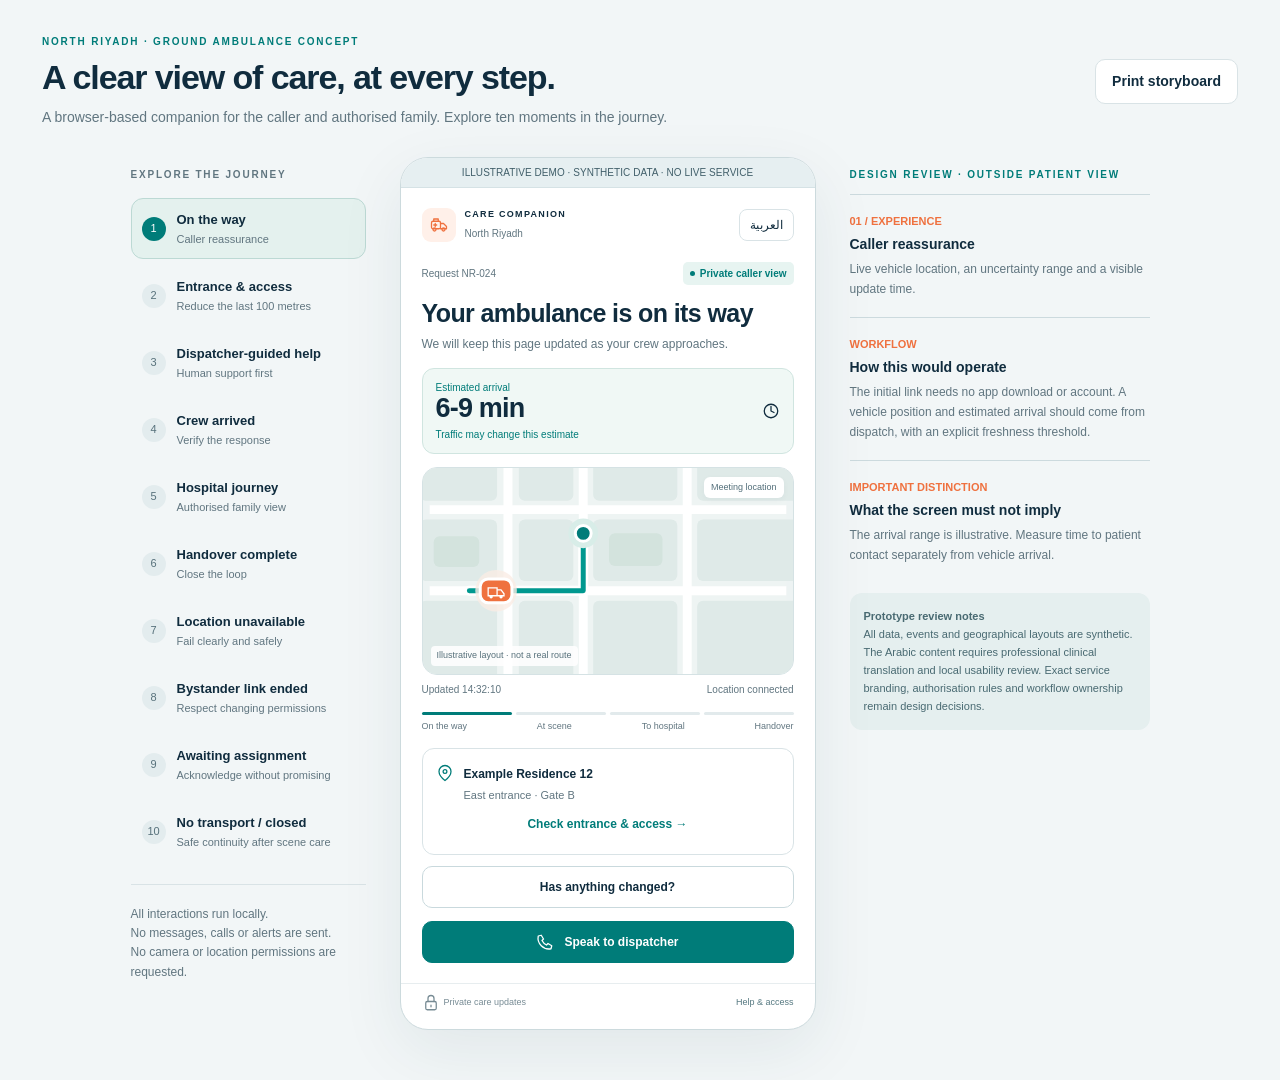
<file: index.html>
<!doctype html>
<html lang="en">
<head>
<meta charset="utf-8"><meta name="viewport" content="width=device-width,initial-scale=1">
<title>North Riyadh | Care companion concept</title>
<style>
:root{--ink:#102c3e;--muted:#617680;--teal:#007c79;--tealp:#e7f4f1;--orange:#ef713f;--bg:#f2f6f7;--line:#d9e3e6;--white:#fff;--warn:#8e5815;--warnp:#fff4df;--shadow:0 20px 65px #163b4814;--red:#a33432}
*{box-sizing:border-box}body{margin:0;background:var(--bg);color:var(--ink);font-family:Arial,Helvetica,sans-serif;font-size:14px;line-height:1.5}button,input,select{font:inherit}button{cursor:pointer}button:focus-visible,input:focus-visible,select:focus-visible,a:focus-visible{outline:3px solid #007c79;outline-offset:3px}button:disabled{cursor:default;opacity:.55}h1,h2,h3,p{margin:0}h1{font-size:34px;letter-spacing:-1.1px;line-height:1.15;font-weight:700}h2{font-size:25px;letter-spacing:-.6px;line-height:1.2}h3{font-size:15px;line-height:1.3}.eyebrow{text-transform:uppercase;letter-spacing:1.8px;font-size:10px;font-weight:700}.muted{color:var(--muted)}.page{max-width:1390px;margin:auto;padding:34px 42px 50px}.top{display:flex;justify-content:space-between;gap:20px;align-items:center;margin-bottom:29px}.top p{margin-top:10px;color:var(--muted);max-width:740px}.top .eyebrow{color:var(--teal);margin-bottom:9px}.subtle-button{background:var(--white);border:1px solid var(--line);padding:11px 16px;border-radius:10px;color:var(--ink);font-weight:700}.workspace{display:grid;grid-template-columns:235px minmax(350px,416px) minmax(230px,300px);gap:34px;justify-content:center;align-items:start}.scenario-nav{padding-top:10px}.scenario-nav .eyebrow{color:var(--muted);margin-bottom:16px}.stage-btn{display:flex;align-items:center;gap:11px;text-align:left;width:100%;background:transparent;border:1px solid transparent;border-radius:12px;padding:11px 10px;margin-bottom:6px;color:var(--ink)}.stage-num{font-size:11px;width:24px;height:24px;border-radius:50%;display:grid;place-items:center;background:#e3ecee;color:#57717b;flex:none}.stage-btn strong{display:block;font-size:13px}.stage-btn small{display:block;font-size:11px;color:var(--muted);margin-top:1px}.stage-btn.active{border-color:#bcd9d4;background:#e4f1ee}.stage-btn.active .stage-num{background:var(--teal);color:white}.nav-note{margin-top:22px;padding-top:20px;border-top:1px solid var(--line);color:var(--muted);font-size:12px;line-height:1.6}.phone{background:var(--white);border:1px solid #ccdadd;border-radius:28px;overflow:hidden;min-height:846px;box-shadow:var(--shadow);position:relative}.demo-strip{background:#e6eff1;color:#415f6a;text-align:center;font-size:10px;letter-spacing:.05px;padding:7px 12px;border-bottom:1px solid #d5e2e5}.appbar{padding:20px 21px 16px;display:flex;justify-content:space-between;align-items:center;gap:10px}.brand{display:flex;gap:9px;align-items:center}.brandmark{width:34px;height:34px;background:#fff0e9;border-radius:9px;display:grid;place-items:center;color:var(--orange)}.brand .eyebrow{letter-spacing:1.3px;font-size:9px}.brand small{font-size:10px;color:var(--muted)}.lang{background:transparent;border:1px solid var(--line);border-radius:8px;padding:6px 10px;font-size:12px;color:var(--ink)}.main{padding:2px 21px 20px}.greet{display:flex;align-items:center;justify-content:space-between;gap:8px;margin:1px 0 13px}.ref{font-size:10px;color:var(--muted)}.pill{display:inline-flex;align-items:center;gap:5px;border-radius:5px;background:var(--tealp);color:var(--teal);padding:4px 7px;font-size:10px;font-weight:700}.pill:before{content:'';display:inline-block;width:5px;height:5px;background:currentColor;border-radius:50%}.pill.orange{background:#fff0e9;color:#a54e28}.pill.warn{background:var(--warnp);color:var(--warn)}.pill.gray{background:#eef2f3;color:#536b75}.intro{font-size:12px;line-height:1.5;color:var(--muted);margin-top:7px}.hero{margin-bottom:15px}.eta{display:flex;justify-content:space-between;align-items:center;margin:13px 0 0;padding:11px 13px;border:1px solid #d0e5e0;background:#f0f8f5;border-radius:12px}.eta strong{font-size:27px;line-height:1;letter-spacing:-.8px}.eta .tiny{font-size:10px;color:var(--teal)}.eta svg{flex:none}.map{position:relative;margin:0 0 13px;border:1px solid #d5e2e4;border-radius:15px;overflow:hidden;height:208px;background:#edf3f3}.map svg{height:100%;width:100%;display:block}.map-caption{position:absolute;left:8px;bottom:8px;background:#ffffffdd;font-size:9px;color:#57717b;padding:3px 6px;border-radius:4px}.map-key{position:absolute;right:9px;top:9px;background:white;border-radius:6px;padding:4px 7px;font-size:9px;color:#526e79;box-shadow:0 2px 6px #1736450a}.map-stale{position:absolute;inset:0;background:#f4f7f7e6;display:flex;flex-direction:column;align-items:center;justify-content:center;text-align:center;padding:30px}.map-stale svg{width:35px;height:35px;color:var(--muted);margin-bottom:7px}.map-stale strong{font-size:14px}.map-stale p{font-size:11px;color:var(--muted);margin-top:5px;max-width:235px}.fresh{display:flex;justify-content:space-between;align-items:center;font-size:10px;color:var(--muted);margin-top:-6px;margin-bottom:14px}.row{display:flex;justify-content:space-between;align-items:center;gap:10px}.progress{display:flex;gap:4px;margin:15px 0 5px}.progress span{height:3px;flex:1;background:#e2eaec;border-radius:5px}.progress .done{background:var(--teal)}.progress-labels{display:flex;justify-content:space-between;font-size:9px;color:var(--muted);margin-bottom:15px}.panel{border:1px solid var(--line);border-radius:12px;padding:12px 13px;margin:11px 0;background:white}.panel.soft{background:#f6f9f9}.panel.good{border-color:#cce3dc;background:#f1f8f5}.panel.warning{border-color:#f0d8b0;background:#fff8e9}.panel p{font-size:11px;color:var(--muted);margin-top:5px;line-height:1.5}.panel strong{font-size:12px}.panel .label{font-size:9px;color:var(--muted);text-transform:uppercase;letter-spacing:1px;margin-bottom:5px}.detail-row{display:flex;gap:10px;align-items:flex-start;padding:2px 0}.detail-row svg{flex:none;color:var(--teal);margin-top:1px}.detail-row p{margin:3px 0 0}.primary,.secondary,.text-button{width:100%;border-radius:10px;padding:11px 10px;font-size:12px;font-weight:700}.primary{background:var(--teal);color:white;border:1px solid var(--teal)}.secondary{background:white;color:var(--ink);border:1px solid #c9d9dd}.button-row{display:flex;gap:8px;margin-top:8px}.button-row button{flex:1}.text-button{background:transparent;color:var(--teal);border:0;padding:9px 6px}.danger-button{color:var(--red)}.action-icon{vertical-align:-3px;margin-right:5px}.call{margin-top:13px;display:flex;gap:10px;align-items:center;justify-content:center}.foot{padding:10px 21px 17px;border-top:1px solid #e7edef;font-size:9px;color:#778b94;display:flex;align-items:center;justify-content:space-between;gap:8px;margin-top:0}.foot strong{color:#486b77;font-size:10px}.secure{display:flex;gap:4px;align-items:center}.foot button{border:0;background:transparent;color:#567981;font-size:9px;padding:0}.icon{width:18px;height:18px;display:inline-block;flex:none}.illustration{display:grid;place-items:center;width:82px;height:82px;border-radius:24px;background:var(--tealp);color:var(--teal);margin:21px auto 19px}.illustration svg{width:44px;height:44px}.center{text-align:center}.hero.center{margin-bottom:18px}.timeline{margin:18px 0}.timeline-item{display:flex;gap:12px;padding:0 0 18px;position:relative}.timeline-item:not(:last-child):before{content:'';position:absolute;top:20px;left:9px;bottom:2px;width:1px;background:#ccdedc}.timeline-dot{width:19px;height:19px;display:grid;place-items:center;background:var(--tealp);color:var(--teal);border-radius:50%;font-size:11px;flex:none}.timeline-item p{font-size:11px;color:var(--muted);margin-top:3px}.timeline-item strong{font-size:12px}.form-label{display:block;font-size:11px;font-weight:700;margin:11px 0 5px}.input{width:100%;border:1px solid #cbdade;border-radius:9px;padding:10px 11px;color:var(--ink);background:#fff;font-size:12px}.checks{display:flex;gap:7px;flex-wrap:wrap;margin:9px 0 12px}.check{padding:7px 9px;border:1px solid var(--line);border-radius:8px;background:#f8fafb;color:#476773;font-size:10px;display:flex;align-items:center;gap:5px}.check input{accent-color:var(--teal);margin:0}.notes{padding-top:10px}.notes .eyebrow{color:var(--teal);margin-bottom:12px}.note-card{border-top:1px solid #ccdade;padding:18px 0}.note-card h3{margin-bottom:7px;font-size:14px}.note-card p,.note-card li{color:var(--muted);font-size:12px;line-height:1.65}.note-card ul{padding-left:17px;margin:8px 0 0}.note-number{color:var(--orange);font-size:11px;font-weight:700;margin-bottom:5px}.note-bottom{border-radius:12px;padding:14px;background:#e5efef;color:#496a72;font-size:11px;line-height:1.65;margin-top:9px}.modal-bg{position:fixed;inset:0;background:#0a293d60;z-index:20;display:flex;align-items:center;justify-content:center;padding:20px}.modal{max-width:410px;width:100%;background:white;border-radius:20px;padding:24px;box-shadow:0 20px 60px #102c3e40}.modal h2{font-size:22px}.modal p{font-size:13px;color:var(--muted);margin:10px 0 16px}.modal .label{font-size:10px;color:var(--muted)}.modal-close{float:right;border:0;background:#edf3f3;border-radius:50%;width:26px;height:26px;color:var(--ink)}.toast{position:fixed;left:50%;bottom:24px;transform:translateX(-50%);width:min(90vw,500px);border-radius:12px;padding:14px 18px;box-shadow:var(--shadow);background:var(--ink);color:white;font-size:13px;z-index:30}.hidden{display:none!important}.storyboard{display:none}.arabic{font-family:Arial,Tahoma,sans-serif}.arabic .brand .eyebrow{letter-spacing:0}.arabic .timeline-item:not(:last-child):before{left:auto;right:9px}.arabic .action-icon{margin-right:0;margin-left:5px}.arabic .map{direction:ltr}.notice{font-size:11px;color:var(--muted);padding:10px 0}.mini-metric{display:flex;align-items:center;gap:9px}.unit-icon{display:grid;place-items:center;width:42px;height:42px;background:#fff0e9;color:var(--orange);border-radius:10px}.sticker{font-size:12px;letter-spacing:1px;color:var(--ink);font-weight:700}.bottom-space{min-height:18px}.restriction{margin-top:22px}.transit-tag{background:#fff;padding:4px 8px;border-radius:6px;font-size:9px;color:var(--teal)}
@media(max-width:1100px){.workspace{grid-template-columns:200px minmax(350px,416px);gap:25px}.notes{grid-column:1 / -1;display:grid;grid-template-columns:repeat(3,1fr);gap:20px}.notes>.eyebrow,.notes>.note-bottom{grid-column:1 / -1}.notes .note-card{margin:0}.page{padding:25px}.top h1{font-size:29px}}
@media(max-width:640px){.page{padding:18px 10px}.top{display:block;padding:0 9px;margin-bottom:17px}.top h1{font-size:25px}.top p{font-size:12px}.top button{margin-top:13px;font-size:11px;padding:8px 12px}.workspace{display:flex;flex-direction:column;gap:16px;align-items:stretch}.scenario-nav{padding:0 5px;display:grid;grid-template-columns:1fr 1fr;gap:4px}.scenario-nav>.eyebrow{grid-column:1 / -1;margin:0 0 5px}.stage-btn{padding:8px 5px;margin:0}.stage-btn strong{font-size:11px}.stage-btn small{font-size:9px}.stage-num{width:20px;height:20px;font-size:9px}.nav-note{grid-column:1 / -1;font-size:10px;margin-top:10px;padding-top:10px}.phone{border-radius:20px;width:100%;max-width:416px;margin:auto;min-height:810px}.appbar{padding:17px 17px 13px}.main{padding:2px 17px 17px}.notes{display:block;padding:9px}.notes .note-card{padding:14px 0}.notes>.eyebrow{margin-bottom:0}.map{height:196px}.foot{padding:10px 17px 15px}.eta strong{font-size:25px}h2{font-size:23px}}
@media print{@page{size:A4 portrait;margin:12mm}body{background:white}.page{display:none}.storyboard{display:block}.story-page{page-break-after:always;display:flex;gap:22px;align-items:flex-start;padding-top:8px}.story-page:last-child{page-break-after:auto}.story-page .phone{width:390px;min-width:390px;box-shadow:none;transform-origin:top left;min-height:846px}.story-note{width:220px;padding:20px 0}.story-note h2{font-size:22px}.story-note p{margin-top:12px;color:var(--muted);font-size:12px}.story-note .eyebrow{color:var(--teal);margin-bottom:8px}.story-page button{pointer-events:none}.modal-bg,.toast{display:none!important}}
</style>
</head>
<body>
<div class="page">
<header class="top"><div><div class="eyebrow">North Riyadh · Ground ambulance concept</div><h1>A clear view of care, at every step.</h1><p>A browser-based companion for the caller and authorised family. Explore ten moments in the journey.</p></div><button class="subtle-button" id="print-button">Print storyboard</button></header>
<div class="workspace"><nav class="scenario-nav" aria-label="Demonstration scenarios" id="stage-nav"></nav><section id="phone" class="phone" aria-label="Care companion phone mockup"></section><aside class="notes" id="notes"></aside></div>
</div>
<div class="storyboard" id="storyboard"></div>
<div class="modal-bg hidden" id="modal-bg"><section class="modal" role="dialog" aria-modal="true" aria-labelledby="modal-title" id="modal"></section></div>
<div class="toast hidden" role="status" aria-live="polite" id="toast"></div>
<script>
'use strict';
const icons={ambulance:'<rect x="2" y="7" width="12" height="10" rx="2"/><path d="M14 10h4l4 4v3h-8M5 7V4h6v3M7 10v4m-2-2h4"/><circle cx="6" cy="18" r="2"/><circle cx="18" cy="18" r="2"/>',phone:'<path d="M7 3l3 5-2 2c1.5 3 3 4.5 6 6l2-2 5 3-1 4C10 23 1 14 3 4z"/>',pin:'<path d="M20 10c0 6-8 12-8 12S4 16 4 10a8 8 0 1 1 16 0Z"/><circle cx="12" cy="10" r="2.5"/>',clock:'<circle cx="12" cy="12" r="9"/><path d="M12 6v6l4 2"/>',check:'<path d="m5 12 4 4L20 5"/>',shield:'<path d="m12 2 8 3v6c0 6-8 11-8 11S4 17 4 11V5z"/><path d="m8 11 3 3 5-6"/>',share:'<circle cx="18" cy="5" r="3"/><circle cx="6" cy="12" r="3"/><circle cx="18" cy="19" r="3"/><path d="m8.5 10.5 7-4m-7 7 7 4"/>',hospital:'<path d="M5 22V4h14v18M2 22h20M9 22v-5h6v5M9 8h6m-3-3v6M8 14h2m4 0h2"/>',lock:'<rect x="5" y="10" width="14" height="11" rx="2"/><path d="M8 10V6a4 4 0 0 1 8 0v4m-4 5v2"/>',signal:'<path d="M4 7a13 13 0 0 1 16 0M7 11a8 8 0 0 1 10 0m-7 4a3 3 0 0 1 4 0M3 3l18 18"/>',person:'<circle cx="12" cy="7" r="4"/><path d="M4 22v-3a8 8 0 0 1 16 0v3"/>',arrow:'<path d="M4 12h16m-6-6 6 6-6 6"/>'};
function ic(name,cls='icon'){return `<svg class="${cls}" viewBox="0 0 24 24" fill="none" stroke="currentColor" stroke-width="1.7" stroke-linecap="round" stroke-linejoin="round" aria-hidden="true">${icons[name]||icons.check}</svg>`}
const dict={
'en':{brand:'CARE COMPANION',place:'North Riyadh',lang:'العربية',demo:'ILLUSTRATIVE DEMO · SYNTHETIC DATA · NO LIVE SERVICE',ref:'Request NR-024',private:'Private caller view',family:'Authorised family view',bystander:'Bystander view',onway:'Your ambulance is on its way',onwaydesc:'We will keep this page updated as your crew approaches.',eta:'Estimated arrival',minutes:'6-9 min',range:'Traffic may change this estimate',map:'Illustrative layout · not a real route',updated:'Updated 14:32:10',live:'Location connected',location:'Meeting location',address:'Example Residence 12',entrance:'East entrance · Gate B',edit:'Check entrance & access',changed:'Has anything changed?',dispatcher:'Speak to dispatcher',crew:'Crew assigned',unit:'Ambulance NR-07',stage1:'On the way',stage2:'At scene',stage3:'To hospital',stage4:'Handover',secure:'Private care updates',help:'Help & access',arrivalTitle:'Help us find the right entrance',arrivalDesc:'Check the meeting point and tell us about access needs.',pin:'Meeting point selected',entranceLabel:'Entrance or meeting instructions',accessLabel:'Access needs',stepfree:'Step-free access',hearing:'Hearing support',interpreter:'Interpreter',save:'Send update to dispatcher',pending:'Update awaiting confirmation',pendingText:'The dispatcher has not yet confirmed this change. Speak to them if access is urgent.',confirmed:'Current meeting details',helpTitle:'Stay connected to the dispatcher',helpDesc:'Tell the dispatcher if the patient’s condition changes.',human:'A person is here to help',humanText:'The dispatcher will guide you based on the situation. Keep your phone available.',callback:'Request a callback',report:'Report a change',reportNote:'For an urgent change, speak directly to the dispatcher.',arrivedTitle:'Your crew has arrived',arrivedDesc:'The ambulance is at the meeting location. The crew is making contact.',vehicle:'Your responding vehicle',verify:'Check the unit number on the vehicle.',noContact:'Can’t find the crew?',arrivedNote:'Vehicle arrival is confirmed. Patient contact will be recorded separately.',transportTitle:'On the way to hospital',transportDesc:'You have permission to view journey updates.',destination:'Planned destination',hospital:'Receiving Hospital A',fictional:'Illustrative hospital',ack:'Notification acknowledged',ackdesc:'The receiving team has acknowledged the crew’s notification.',transporteta:'Estimated hospital arrival',hospitalmins:'11-15 min',share:'Manage family access',scope:'Journey updates only',scopeDesc:'No medical record or treatment details are shared in this view.',handoverTitle:'Hospital handover is complete',handoverDesc:'The receiving care team has taken over care.',handoverTime:'Handover completed at 15:08',notAdmission:'This update does not confirm admission to hospital.',arrivalTime:'Arrived at hospital',arrivalClock:'14:51',handTime:'Care handed over',handClock:'15:08',trackingEnded:'Ambulance tracking has ended',trackingDesc:'This link no longer shows the vehicle’s location.',feedback:'Share feedback',lostTitle:'Location temporarily unavailable',lostDesc:'Your ambulance is still assigned. We cannot currently confirm its position or arrival time.',stale:'Last location update 14:30:40',staleBadge:'Location paused',noeta:'Arrival estimate unavailable',staledesc:'Call the dispatcher if you need an update or the situation changes.',refresh:'Check for updates',restrictedTitle:'Your caller updates have ended',restrictedDesc:'The patient has left the scene. This link no longer provides journey or hospital information.',privacyTitle:'Protecting the patient’s privacy',privacyDesc:'Further updates are available only to an authorised patient contact.',revoke:'Revoke family access',create:'Create family access',familyTitle:'Share with an authorised contact',familyDesc:'Access is limited to journey status and destination. Clinical details stay private.',recipient:'Selected contact',permission:'View updates only · Cannot share access',created:'Family access active',expired:'Access expired',close:'Close',demoPrefix:'DEMO: ',noalert:'No alert was sent. A real service would connect you with a dispatcher.',notcall:'No call was placed. In a live service this would connect to the dispatcher.',notrequest:'No callback was requested. This is a demonstration.',notfeedback:'No feedback was submitted. This is a demonstration.',notrefresh:'No connection attempted. This demonstration remains in the stale-location state.',familyMade:'Demo access created for the selected contact. No message sent.',familyRevoked:'Demo family access revoked. No live access was changed.',helptext:'This illustrative link displays only simulated journey information. All names, places, times and events are synthetic.',feedbackLabel:'How did communication feel?',feedbackOptions:'Clear and reassuring / Could be clearer / I needed more support',closeAccess:'This link closes after handover',destinationNote:'Destination may change. Updates will appear here.',reportTitle:'Tell the dispatcher what changed',reportDesc:'This prototype does not send messages. For urgent changes in a live service, use the call option.',reportOption1:'Patient condition changed',reportOption2:'Meeting location changed',reportOption3:'Other information',submit:'Send update',thanks:'DEMO: Your update was recorded locally. No alert was sent.',ackPending:'Notification awaiting acknowledgement',ackPendingDesc:'The hospital has not yet acknowledged the crew’s notification.'},
'ar':{brand:'مرافق الرعاية',place:'شمال الرياض',lang:'English',demo:'نموذج توضيحي · بيانات افتراضية · لا توجد خدمة مباشرة',ref:'الطلب NR-024',private:'عرض خاص للمتصل',family:'عرض للعائلة المصرح لها',bystander:'عرض المتصل من موقع الحادث',onway:'سيارة الإسعاف في الطريق إليك',onwaydesc:'سنحدّث هذه الصفحة مع اقتراب فريق الإسعاف.',eta:'الوصول المتوقع',minutes:'٦ إلى ٩ دقائق',range:'قد تتغير المدة حسب حركة المرور',map:'مخطط توضيحي · ليس مساراً حقيقياً',updated:'آخر تحديث ١٤:٣٢:١٠',live:'الموقع متصل',location:'موقع اللقاء',address:'المبنى الافتراضي ١٢',entrance:'المدخل الشرقي · البوابة ب',edit:'تأكيد المدخل واحتياجات الوصول',changed:'هل تغير شيء؟',dispatcher:'تحدث مع مركز البلاغات',crew:'تم تعيين الفريق',unit:'سيارة الإسعاف NR-07',stage1:'في الطريق',stage2:'في الموقع',stage3:'إلى المستشفى',stage4:'تسليم الرعاية',secure:'تحديثات رعاية خاصة',help:'المساعدة والوصول',arrivalTitle:'ساعدنا في الوصول إلى المدخل الصحيح',arrivalDesc:'راجع نقطة اللقاء وأخبرنا باحتياجات الوصول.',pin:'تم تحديد نقطة اللقاء',entranceLabel:'المدخل أو تعليمات اللقاء',accessLabel:'احتياجات الوصول',stepfree:'مدخل دون درجات',hearing:'دعم سمعي',interpreter:'مترجم',save:'إرسال التحديث لمركز البلاغات',pending:'التحديث في انتظار التأكيد',pendingText:'لم يؤكد مركز البلاغات هذا التغيير بعد. تحدث معه إذا كان الوصول عاجلاً.',confirmed:'تفاصيل اللقاء الحالية',helpTitle:'ابقَ على اتصال بمركز البلاغات',helpDesc:'أخبر مركز البلاغات إذا تغيرت حالة المريض.',human:'هناك شخص لمساعدتك',humanText:'سيقدم لك مركز البلاغات الإرشادات المناسبة للحالة. احتفظ بهاتفك قريباً.',callback:'طلب معاودة الاتصال',report:'الإبلاغ عن تغيير',reportNote:'للتغيير العاجل، تحدث مباشرة مع مركز البلاغات.',arrivedTitle:'وصل فريق الإسعاف',arrivedDesc:'وصلت سيارة الإسعاف إلى نقطة اللقاء. يعمل الفريق على التواصل معك.',vehicle:'سيارة الإسعاف المرسلة إليك',verify:'تحقق من رقم الوحدة على السيارة.',noContact:'لا تستطيع العثور على الفريق؟',arrivedNote:'تم تأكيد وصول السيارة. سيُسجّل التواصل مع المريض بشكل منفصل.',transportTitle:'في الطريق إلى المستشفى',transportDesc:'لديك تصريح لمتابعة تحديثات الرحلة.',destination:'الوجهة المخطط لها',hospital:'المستشفى المستقبل أ',fictional:'مستشفى افتراضي',ack:'تم تأكيد استلام الإشعار',ackdesc:'أكد الفريق المستقبل استلام إشعار فريق الإسعاف.',transporteta:'الوصول المتوقع إلى المستشفى',hospitalmins:'١١ إلى ١٥ دقيقة',share:'إدارة وصول العائلة',scope:'تحديثات الرحلة فقط',scopeDesc:'لا يُشارك السجل الطبي أو تفاصيل العلاج في هذا العرض.',handoverTitle:'اكتمل تسليم الرعاية في المستشفى',handoverDesc:'تولى الفريق المستقبل رعاية المريض.',handoverTime:'اكتمل تسليم الرعاية الساعة ١٥:٠٨',notAdmission:'لا يؤكد هذا التحديث تنويم المريض في المستشفى.',arrivalTime:'الوصول إلى المستشفى',arrivalClock:'١٤:٥١',handTime:'تسليم الرعاية',handClock:'١٥:٠٨',trackingEnded:'انتهى تتبع سيارة الإسعاف',trackingDesc:'لم يعد هذا الرابط يعرض موقع السيارة.',feedback:'شارك ملاحظاتك',lostTitle:'الموقع غير متاح مؤقتاً',lostDesc:'لا تزال سيارة الإسعاف مخصصة لبلاغك. لا يمكننا حالياً تأكيد موقعها أو وقت وصولها.',stale:'آخر تحديث للموقع ١٤:٣٠:٤٠',staleBadge:'تحديث الموقع متوقف',noeta:'وقت الوصول غير متاح',staledesc:'اتصل بمركز البلاغات إذا احتجت إلى تحديث أو تغيرت الحالة.',refresh:'التحقق من التحديثات',restrictedTitle:'انتهت تحديثات هذا الرابط',restrictedDesc:'غادر المريض الموقع. لم يعد هذا الرابط يعرض معلومات الرحلة أو المستشفى.',privacyTitle:'حماية خصوصية المريض',privacyDesc:'تتوفر التحديثات اللاحقة فقط لجهة اتصال مصرح لها.',revoke:'إلغاء وصول العائلة',create:'إنشاء وصول للعائلة',familyTitle:'المشاركة مع جهة اتصال مصرح لها',familyDesc:'يقتصر الوصول على حالة الرحلة والوجهة. تبقى التفاصيل السريرية خاصة.',recipient:'جهة الاتصال المحددة',permission:'عرض التحديثات فقط · لا يمكن مشاركة الوصول',created:'وصول العائلة نشط',expired:'انتهت صلاحية الوصول',close:'إغلاق',demoPrefix:'نموذج: ',noalert:'لم يُرسل أي تنبيه. ستربطك الخدمة الفعلية بمركز البلاغات.',notcall:'لم يتم إجراء اتصال. في الخدمة الفعلية سيتم الاتصال بمركز البلاغات.',notrequest:'لم يُطلب اتصال. هذا عرض توضيحي.',notfeedback:'لم تُرسل ملاحظات. هذا عرض توضيحي.',notrefresh:'لم تتم محاولة الاتصال. ما زال هذا العرض في حالة انقطاع الموقع.',familyMade:'تم إنشاء وصول افتراضي لجهة الاتصال. لم تُرسل رسالة.',familyRevoked:'تم إلغاء الوصول الافتراضي. لم يتغير أي وصول فعلي.',helptext:'يعرض هذا الرابط التوضيحي معلومات افتراضية فقط. جميع الأسماء والأماكن والأوقات والأحداث افتراضية.',feedbackLabel:'كيف كانت تجربة التواصل؟',feedbackOptions:'واضحة ومطمئنة / تحتاج إلى توضيح / احتجت إلى دعم أكبر',closeAccess:'يُغلق هذا الرابط بعد تسليم الرعاية',destinationNote:'قد تتغير الوجهة. ستظهر التحديثات هنا.',reportTitle:'أخبر مركز البلاغات بما تغير',reportDesc:'لا يرسل هذا النموذج رسائل. في الخدمة الفعلية استخدم الاتصال للتغييرات العاجلة.',reportOption1:'تغيرت حالة المريض',reportOption2:'تغير موقع اللقاء',reportOption3:'معلومات أخرى',submit:'إرسال التحديث',thanks:'نموذج: تم تسجيل التحديث محلياً. لم يُرسل أي تنبيه.',ackPending:'في انتظار تأكيد استلام الإشعار',ackPendingDesc:'لم يؤكد المستشفى استلام إشعار فريق الإسعاف بعد.'}};
Object.assign(dict.en,{awaitTitle:'Your call has been received',awaitDesc:'The dispatcher is arranging the response. An ambulance has not yet been assigned.',awaitStatus:'Awaiting ambulance assignment',awaitInfo:'Call received at 14:31. Keep your phone available.',awaitWhy:'An arrival estimate will appear after a responding unit is confirmed.',closedTitle:'Your ambulance episode is complete',closedDesc:'The care team has recorded that there was no transport to hospital.',closedStatus:'Episode closed by the care team',noTransport:'No hospital transport recorded',nextSteps:'Your agreed next steps',nextStepsText:'Your clinician-approved care plan and follow-up details would appear here.',noInstructions:'No care instructions in this demonstration',noInstructionsText:'This screen is illustrative and contains no personalised clinical advice.'});
Object.assign(dict.ar,{awaitTitle:'تم استلام بلاغك',awaitDesc:'يعمل مركز البلاغات على ترتيب الاستجابة. لم تُعيّن سيارة إسعاف بعد.',awaitStatus:'في انتظار تعيين سيارة إسعاف',awaitInfo:'استُلم البلاغ الساعة ١٤:٣١. احتفظ بهاتفك قريباً.',awaitWhy:'سيظهر وقت الوصول المتوقع بعد تأكيد سيارة الإسعاف المستجيبة.',closedTitle:'اكتملت خدمة الإسعاف',closedDesc:'سجل فريق الرعاية عدم نقل المريض إلى المستشفى.',closedStatus:'أغلق فريق الرعاية الحالة',noTransport:'لم يُسجل نقل إلى المستشفى',nextSteps:'الخطوات التالية المتفق عليها',nextStepsText:'ستظهر هنا خطة الرعاية المعتمدة من الممارس الصحي وتفاصيل المتابعة.',noInstructions:'لا توجد تعليمات رعاية في هذا العرض',noInstructionsText:'هذه الشاشة توضيحية ولا تتضمن نصائح سريرية مخصصة.'});
let language='en',stage=0,entrancePending=false,familyActive=false,acknowledged=true;let toastTimer;const entranceDraft={en:'East entrance, Gate B',ar:'المدخل الشرقي، البوابة ب'};function esc(v){return String(v).replace(/[&<>\"']/g,c=>({'&':'&amp;','<':'&lt;','>':'&gt;','\"':'&quot;',"'":'&#39;'}[c]));}
const stageMeta=[['On the way','Caller reassurance','Live vehicle location, an uncertainty range and a visible update time.','The initial link needs no app download or account. A vehicle position and estimated arrival should come from dispatch, with an explicit freshness threshold.','The arrival range is illustrative. Measure time to patient contact separately from vehicle arrival.'],['Entrance & access','Reduce the last 100 metres','Confirm the correct entrance and access requirements.','Corrections go into a dispatcher work queue. Show “awaiting confirmation” until a human or an approved workflow acknowledges the change.','A map pin alone cannot resolve towers, gates, compounds or inaccessible entrances. An urgent change must retain a direct call route.'],['Dispatcher-guided help','Human support first','Prominent voice access and a simple way to flag a change.','Display only dispatcher-approved advice tied to the incident and current patient state. This concept intentionally includes no treatment instructions.','Changes must be prioritised by clinical urgency. A read receipt or automated message is not proof that help has acted.'],['Crew arrived','Verify the response','Unit identity and a separate arrival milestone.','Display unit identification, not unnecessary crew personal data. Vehicle arrival, patient contact and assessment are separate operational events.','Patient-contact timing matters. Do not infer contact from a geofence or a stationary GPS point.'],['Hospital journey','Authorised family view','Destination, journey status and controlled family access.','The patient or authorised representative permits a selected contact. Use recipient-bound, revocable access with no onward-sharing permission.','Hospital notification acknowledgement is not acceptance of a patient, specialist capability confirmation, bed availability or admission.'],['Handover complete','Close the loop','An explicit transfer-of-care event and clear end to vehicle tracking.','Publish the handover status only after a documented receiving-team acknowledgement. Apply a time-limited retention and link-expiry policy.','Arrival at hospital does not mean handover is complete. Handover does not mean admission. Keep those events distinct.'],['Location unavailable','Fail clearly and safely','Stale position and arrival estimate are removed.','This mockup shows a GPS update older than 60 seconds. That threshold is a proposed example to validate operationally. Keep the dispatcher contact available.','Never continue a moving marker from old coordinates or present a stale ETA as current. The dispatch record, not this page, controls the response.'],['Bystander link ended','Respect changing permissions','The original caller cannot automatically follow the patient.','End bystander access after pickup. Family access is a separate authorisation decision, even when the caller originally requested the ambulance.','Do not disclose destination, diagnosis or later events through the original link without appropriate permission.']];
stageMeta.push(['Awaiting assignment','Acknowledge without promising','Call receipt is visible before a response resource is confirmed.','Show a truthful assignment status without a vehicle position or invented ETA. Keep dispatcher contact and clinical escalation available.','A received call is not an assigned ambulance. The response clock must still include any wait for assignment.'],['No transport / closed','Safe continuity after scene care','An episode may end without a journey to hospital.','Publish only the clinician-approved plan, follow-up route and relevant safety-net advice from the patient record. The example deliberately leaves treatment content blank.','No transport can reflect several different clinical and operational dispositions. Do not assume it means no care was needed or that risk is absent.']);
function t(k){return dict[language][k]||k}
function progress(n){return `<div class="progress">${[0,1,2,3].map(i=>`<span class="${i<=n?'done':''}"></span>`).join('')}</div><div class="progress-labels">${['stage1','stage2','stage3','stage4'].map(k=>`<span>${t(k)}</span>`).join('')}</div>`}
function map(type='enroute'){
const transport=type==='transport',arrival=type==='entrance',stale=type==='stale';
return `<div class="map"><svg viewBox="0 0 360 208" role="img" aria-label="${t('map')}"><rect width="360" height="208" fill="#eef4f3"/>
<g fill="#dfeae8"><rect x="-10" y="-8" width="78" height="41" rx="6"/><rect x="90" y="-8" width="55" height="41" rx="6"/><rect x="165" y="-8" width="85" height="41" rx="6"/><rect x="270" y="-8" width="103" height="41" rx="6"/><rect x="-10" y="52" width="78" height="62" rx="6"/><rect x="90" y="52" width="55" height="62" rx="6"/><rect x="165" y="52" width="85" height="62" rx="6"/><rect x="270" y="52" width="103" height="62" rx="6"/><rect x="-10" y="134" width="78" height="92" rx="6"/><rect x="90" y="134" width="55" height="92" rx="6"/><rect x="165" y="134" width="85" height="92" rx="6"/><rect x="270" y="134" width="103" height="92" rx="6"/></g>
<g fill="#d3e3dd"><rect x="181" y="66" width="54" height="33" rx="6"/><rect x="4" y="69" width="46" height="31" rx="6"/></g>
<g stroke="white" stroke-width="9" fill="none"><path d="M0 42H360M0 124H360M79 0V208M155 0V208M260 0V208"/></g>
${!stale?`<path d="${transport?'M79 177V124H155V42H284':arrival?'M79 171V124H155V89':'M40 124H155V66'}" fill="none" stroke="#fff" stroke-width="10" stroke-linecap="round" stroke-linejoin="round"/><path d="${transport?'M79 177V124H155V42H284':arrival?'M79 171V124H155V89':'M40 124H155V66'}" fill="none" stroke="#00988f" stroke-width="5" stroke-linecap="round" stroke-linejoin="round"/>`:''}
${!stale&&!arrival?`<g transform="translate(${transport?'79 160':'67 124'})"><circle r="21" fill="#fbede5" opacity=".8"/><rect x="-16" y="-12" width="32" height="24" rx="8" fill="#ef713f" stroke="white" stroke-width="3"/><path d="M-8-3h9v8h-9zM1-1h4l3 4v2H1" fill="none" stroke="white" stroke-width="1.3"/><circle cx="-5" cy="6" r="1.7" fill="white"/><circle cx="5" cy="6" r="1.7" fill="white"/></g>`:''}
${!stale?`<g transform="translate(${transport?'284 42':arrival?'155 89':'155 66'})"><circle r="15" fill="#d8ede8"/><circle r="8" fill="#007c79" stroke="white" stroke-width="3"/></g>`:''}
${arrival?`<rect x="177" y="66" width="61" height="44" rx="7" fill="#fff" stroke="#85b9af"/><path d="M197 94v-14h20v14m-12 0v-8h5v8" fill="none" stroke="#007c79" stroke-width="2"/><path d="M176 88h-11" stroke="#ef713f" stroke-width="3"/>`:''}
${transport?'<g transform="translate(308 70)"><rect x="-14" y="-14" width="28" height="28" rx="7" fill="white"/><path d="M0-8v16M-8 0h16" stroke="#007c79" stroke-width="3"/></g>':''}
</svg><div class="map-caption">${t('map')}</div>${!stale?`<div class="map-key">${arrival?t('pin'):transport?t('hospital'):t('location')}</div>`:`<div class="map-stale">${ic('signal')}<strong>${t('noeta')}</strong><p>${t('staledesc')}</p></div>`}</div>`}
function callButton(){return `<button class="primary call" data-action="call">${ic('phone')}${t('dispatcher')}</button>`}
function details(){return `<div class="panel"><div class="detail-row">${ic('pin')}<div><strong>${t('address')}</strong><p>${t('entrance')}</p></div></div></div>`}
function eta(transport=false){return `<div class="eta"><div><div class="tiny">${t(transport?'transporteta':'eta')}</div><strong>${t(transport?'hospitalmins':'minutes')}</strong><div class="tiny" style="margin-top:4px">${t('range')}</div></div>${ic('clock')}</div>`}
function title(h,p){return `<div class="hero"><h2>${t(h)}</h2><p class="intro">${t(p)}</p></div>`}
function bodyFor(s){
if(s===0)return title('onway','onwaydesc')+eta()+`<div style="height:13px"></div>`+map()+`<div class="fresh"><span>${t('updated')}</span><span>${t('live')}</span></div>`+progress(0)+`<div class="panel"><div class="row"><div class="detail-row">${ic('pin')}<div><strong>${t('address')}</strong><p>${t('entrance')}</p></div></div></div><button class="text-button" data-action="entrance">${t('edit')} →</button></div>`+`<button class="secondary" data-action="report">${t('changed')}</button>`+callButton();
if(s===1)return title('arrivalTitle','arrivalDesc')+map('entrance')+`<div class="form-label">${t('entranceLabel')}</div><input id="entrance-input" class="input" value="${esc(entranceDraft[language])}" aria-label="${t('entranceLabel')}"><div class="form-label">${t('accessLabel')}</div><div class="checks"><label class="check"><input type="checkbox" checked>${t('stepfree')}</label><label class="check"><input type="checkbox">${t('hearing')}</label><label class="check"><input type="checkbox">${t('interpreter')}</label></div><button class="primary" data-action="save-entrance">${t('save')}</button>${entrancePending?`<div class="panel warning" role="status"><strong>${t('pending')}</strong><p>${esc(entranceDraft[language])}</p><p>${t('pendingText')}</p></div>`:`<div class="panel soft"><div class="label">${t('confirmed')}</div><strong>${t('entrance')}</strong></div>`}`+callButton();
if(s===2)return title('helpTitle','helpDesc')+`<div class="illustration">${ic('phone')}</div><div class="panel good center" style="padding:20px 17px"><h3>${t('human')}</h3><p>${t('humanText')}</p></div>`+callButton()+`<button class="text-button" data-action="callback">${t('callback')}</button><div class="panel"><div class="detail-row">${ic('clock')}<div><strong>${t('eta')}: ${t('minutes')}</strong><p>${t('updated')}</p></div></div></div><div class="panel soft"><h3>${t('report')}</h3><p>${t('reportNote')}</p><button class="secondary" style="margin-top:11px" data-action="report">${t('changed')}</button></div>`+progress(0);
if(s===3)return title('arrivedTitle','arrivedDesc')+`<div class="illustration">${ic('check')}</div>`+progress(1)+`<div class="panel"><div class="label">${t('vehicle')}</div><div class="mini-metric"><div class="unit-icon">${ic('ambulance')}</div><div><strong class="sticker">NR-07</strong><p>${t('verify')}</p></div></div></div>`+details()+`<div class="panel soft"><strong>${t('arrivedNote')}</strong></div><div style="height:24px"></div><p class="center muted" style="font-size:12px">${t('noContact')}</p>`+callButton();
if(s===4)return title('transportTitle','transportDesc')+eta(true)+`<div style="height:13px"></div>`+map('transport')+`<div class="fresh"><span>${t('updated')}</span><span>${t('live')}</span></div>`+progress(2)+`<div class="panel"><div class="label">${t('destination')}</div><div class="detail-row">${ic('hospital')}<div><strong>${t('hospital')}</strong><p>${t('fictional')}</p></div></div><div class="pill ${acknowledged?'':'warn'}" style="margin-top:9px">${t(acknowledged?'ack':'ackPending')}</div><p>${t(acknowledged?'ackdesc':'ackPendingDesc')}</p></div><button class="secondary" data-action="share">${ic('share','icon action-icon')}${t('share')}</button><p class="notice center">${t('scope')} · ${t('destinationNote')}</p>`;
if(s===5)return title('handoverTitle','handoverDesc')+`<div class="illustration">${ic('hospital')}</div><div class="panel good center"><strong>${t('handoverTime')}</strong><p>${t('hospital')}</p></div>`+progress(3)+`<div class="timeline"><div class="timeline-item"><div class="timeline-dot">✓</div><div><strong>${t('arrivalTime')}</strong><p>${t('arrivalClock')}</p></div></div><div class="timeline-item"><div class="timeline-dot">✓</div><div><strong>${t('handTime')}</strong><p>${t('handClock')}</p></div></div></div><div class="panel soft"><strong>${t('trackingEnded')}</strong><p>${t('trackingDesc')}</p><p>${t('notAdmission')}</p></div><button class="secondary" data-action="feedback">${t('feedback')}</button><p class="notice center">${t('closeAccess')}</p>`;
if(s===6)return title('lostTitle','lostDesc')+`<div class="panel warning"><div class="pill warn">${t('staleBadge')}</div><p>${t('stale')}</p></div>`+map('stale')+`<div class="panel"><div class="detail-row">${ic('ambulance')}<div><strong>${t('unit')}</strong><p>${t('crew')}</p></div></div></div>`+`<button class="secondary" data-action="refresh">${t('refresh')}</button>`+callButton()+`<p class="notice center">${t('reportNote')}</p>`+progress(0);
if(s===7)return `<div style="height:22px"></div><div class="illustration">${ic('lock')}</div>`+title('restrictedTitle','restrictedDesc')+`<div class="panel soft restriction"><div class="detail-row">${ic('shield')}<div><strong>${t('privacyTitle')}</strong><p>${t('privacyDesc')}</p></div></div></div><div class="center" style="margin:26px 0"><span class="pill gray">${t('expired')}</span></div><div style="height:96px"></div><button class="secondary" data-action="help">${t('help')}</button>`;
if(s===8)return title('awaitTitle','awaitDesc')+`<div class="illustration">${ic('clock')}</div><div class="panel warning"><div class="pill warn">${t('awaitStatus')}</div><p>${t('awaitInfo')}</p></div><div class="panel soft"><strong>${t('noeta')}</strong><p>${t('awaitWhy')}</p></div>`+details()+callButton()+`<button class="text-button" data-action="report">${t('changed')}</button><p class="notice center">${t('reportNote')}</p>`;
return title('closedTitle','closedDesc')+`<div class="illustration">${ic('shield')}</div><div class="panel good"><strong>${t('closedStatus')}</strong><p>${t('noTransport')}</p></div><div class="panel"><h3>${t('nextSteps')}</h3><p>${t('nextStepsText')}</p><div class="panel soft" style="margin-bottom:0"><strong>${t('noInstructions')}</strong><p>${t('noInstructionsText')}</p></div></div><div class="panel soft"><strong>${t('trackingEnded')}</strong><p>${t('trackingDesc')}</p></div><button class="secondary" data-action="feedback">${t('feedback')}</button>`;
}
function phoneFor(s){return `<div class="demo-strip">${t('demo')}</div><header class="appbar"><div class="brand"><div class="brandmark">${ic('ambulance')}</div><div><div class="eyebrow">${t('brand')}</div><small>${t('place')}</small></div></div><button class="lang" data-action="lang" aria-label="Switch language">${t('lang')}</button></header><main class="main"><div class="greet"><span class="ref">${t('ref')}</span><span class="pill ${s===7?'gray':s===6?'warn':''}">${t(s===4||s===5?'family':s===7?'bystander':'private')}</span></div>${bodyFor(s)}</main><footer class="foot"><span class="secure">${ic('lock')}${t('secure')}</span><button data-action="help">${t('help')}</button></footer>`}
function render(){const phone=document.getElementById('phone');phone.innerHTML=phoneFor(stage);phone.dir=language==='ar'?'rtl':'ltr';phone.lang=language;phone.classList.toggle('arabic',language==='ar');document.getElementById('stage-nav').innerHTML=`<div class="eyebrow">Explore the journey</div>${stageMeta.map((s,i)=>`<button class="stage-btn ${i===stage?'active':''}" data-stage="${i}" aria-pressed="${i===stage}"><span class="stage-num">${i+1}</span><span><strong>${s[0]}</strong><small>${s[1]}</small></span></button>`).join('')}<p class="nav-note">All interactions run locally.<br>No messages, calls or alerts are sent.<br>No camera or location permissions are requested.</p>`;renderNotes()}
function renderNotes(){const m=stageMeta[stage];document.getElementById('notes').innerHTML=`<div class="eyebrow">Design review · outside patient view</div><div class="note-card"><div class="note-number">${String(stage+1).padStart(2,'0')} / EXPERIENCE</div><h3>${m[1]}</h3><p>${m[2]}</p></div><div class="note-card"><div class="note-number">WORKFLOW</div><h3>How this would operate</h3><p>${m[3]}</p></div><div class="note-card"><div class="note-number">IMPORTANT DISTINCTION</div><h3>What the screen must not imply</h3><p>${m[4]}</p></div>${stage===4?`<button class="subtle-button" data-action="toggle-ack" style="width:100%;font-size:11px">Show ${acknowledged?'pending':'acknowledged'} hospital notification</button>`:''}<div class="note-bottom"><strong>Prototype review notes</strong><br>All data, events and geographical layouts are synthetic. The Arabic content requires professional clinical translation and local usability review. Exact service branding, authorisation rules and workflow ownership remain design decisions.</div>`}
function notify(msg){const toast=document.getElementById('toast');toast.textContent=msg;toast.classList.remove('hidden');clearTimeout(toastTimer);toastTimer=setTimeout(()=>toast.classList.add('hidden'),6500)}
function openModal(kind){const bg=document.getElementById('modal-bg'),modal=document.getElementById('modal');bg.classList.remove('hidden');modal.dir=language==='ar'?'rtl':'ltr';let content='';
if(kind==='share'){content=`<h2 id="modal-title">${t('familyTitle')}</h2><p>${t('familyDesc')}</p><div class="panel soft"><div class="label">${t('recipient')}</div><strong dir="ltr">+966 •• ••• 0421</strong><p>${t('permission')}</p></div>${familyActive?`<div class="panel good" role="status"><strong>${t('created')}</strong><p dir="ltr" style="overflow-wrap:anywhere">demo.local/family/synthetic-token-0421</p><p>${t('scope')}</p></div><button class="secondary danger-button" data-action="revoke">${t('revoke')}</button>`:`<button class="primary" data-action="create">${t('create')}</button>`}<p style="font-size:10px;margin-bottom:0">DEMO · No real token, link or message is created.</p>`}
else if(kind==='report'){content=`<h2 id="modal-title">${t('reportTitle')}</h2><p>${t('reportDesc')}</p><label class="form-label" for="report-kind">${t('changed')}</label><select class="input" id="report-kind"><option>${t('reportOption1')}</option><option>${t('reportOption2')}</option><option>${t('reportOption3')}</option></select><button class="primary" style="margin-top:14px" data-action="submit-report">${t('submit')}</button>`+callButton()}
else{content=`<h2 id="modal-title">${t(kind==='feedback'?'feedback':'help')}</h2><p>${t(kind==='feedback'?'feedbackOptions':'helptext')}</p><button class="primary" data-action="close">${t('close')}</button>`}
modal.innerHTML=`<button class="modal-close" data-action="close" aria-label="${t('close')}">×</button>${content}`;setTimeout(()=>modal.querySelector('button').focus(),0)}
function closeModal(){document.getElementById('modal-bg').classList.add('hidden');document.querySelector('#phone .lang').focus()}
document.addEventListener('click',e=>{const stageBtn=e.target.closest('[data-stage]');if(stageBtn){stage=Number(stageBtn.dataset.stage);render();return}const el=e.target.closest('[data-action]');if(!el)return;const a=el.dataset.action;
if(a==='lang'){language=language==='en'?'ar':'en';render()}
else if(a==='entrance'){stage=1;render()}
else if(a==='save-entrance'){entranceDraft[language]=document.getElementById('entrance-input').value;entrancePending=true;render();notify(t('demoPrefix')+t('noalert'))}
else if(a==='call')notify(t('demoPrefix')+t('notcall'));
else if(a==='callback')notify(t('demoPrefix')+t('notrequest'));
else if(a==='refresh')notify(t('demoPrefix')+t('notrefresh'));
else if(a==='share'||a==='report'||a==='help'||a==='feedback')openModal(a);
else if(a==='close')closeModal();
else if(a==='create'){familyActive=true;openModal('share');notify(t('familyMade'))}
else if(a==='revoke'){familyActive=false;openModal('share');notify(t('familyRevoked'))}
else if(a==='submit-report'){closeModal();notify(t('thanks'))}
else if(a==='toggle-ack'){acknowledged=!acknowledged;render()}
});
document.getElementById('modal-bg').addEventListener('click',e=>{if(e.target.id==='modal-bg')closeModal()});document.addEventListener('keydown',e=>{const bg=document.getElementById('modal-bg');if(bg.classList.contains('hidden'))return;if(e.key==='Escape')closeModal();if(e.key==='Tab'){const f=Array.from(document.getElementById('modal').querySelectorAll('button,input,select'));const first=f[0],last=f[f.length-1];if(e.shiftKey&&document.activeElement===first){last.focus();e.preventDefault()}else if(!e.shiftKey&&document.activeElement===last){first.focus();e.preventDefault()}}});
function buildStoryboard(){document.getElementById('storyboard').innerHTML=stageMeta.map((s,i)=>`<section class="story-page"><div class="phone ${language==='ar'?'arabic':''}" dir="${language==='ar'?'rtl':'ltr'}">${phoneFor(i)}</div><aside class="story-note"><div class="eyebrow">North Riyadh · Concept ${i+1}/${stageMeta.length}</div><h2>${s[0]}</h2><p><strong>${s[1]}</strong></p><p>${s[2]}</p><p>${s[3]}</p><p>${s[4]}</p><p>Illustrative prototype. Synthetic data. No live service. Arabic translation requires review.</p></aside></section>`).join('')}
document.getElementById('print-button').addEventListener('click',()=>{buildStoryboard();window.print()});window.addEventListener('beforeprint',buildStoryboard);
window.demo={setStage:(n)=>{stage=n;render()},getState:()=>({stage,language,entrancePending,familyActive,acknowledged}),setLanguage:(v)=>{language=v;render()},buildStoryboard};
render();
</script>
</body>
</html>
</file>
